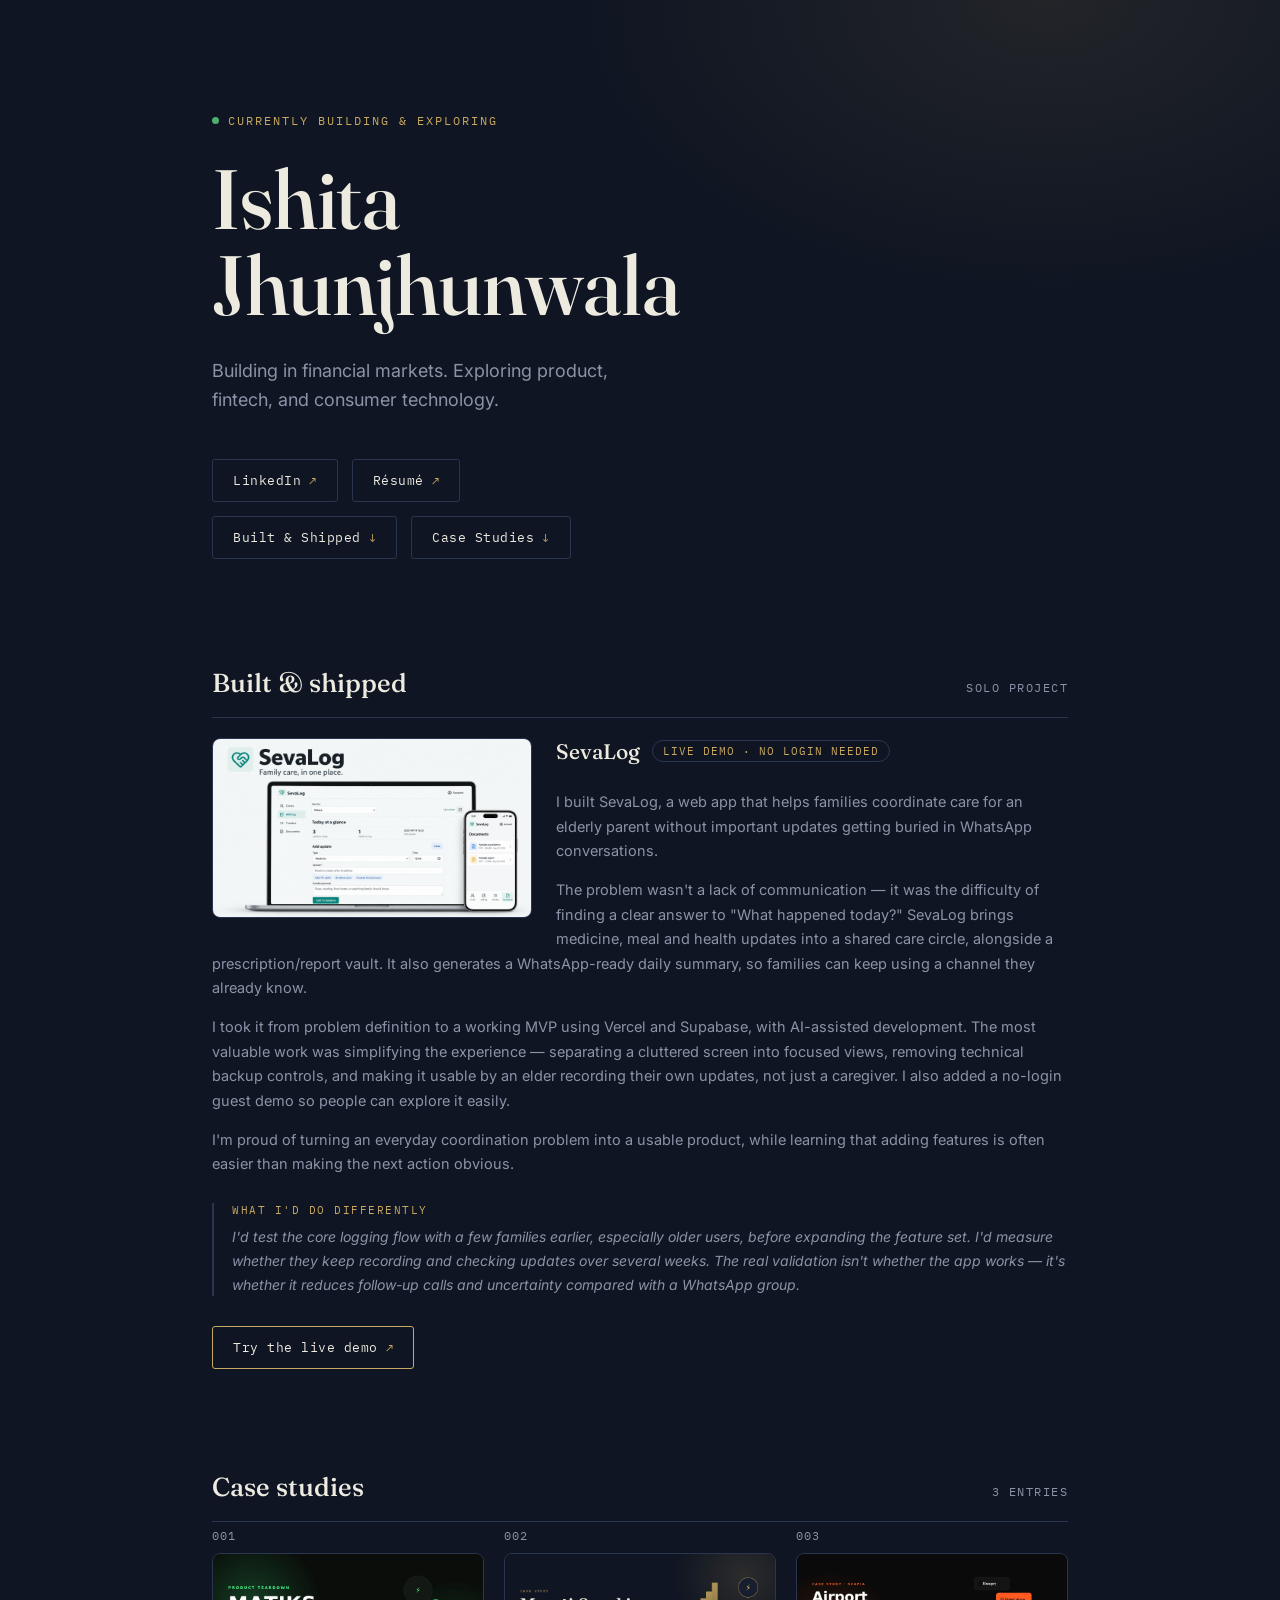
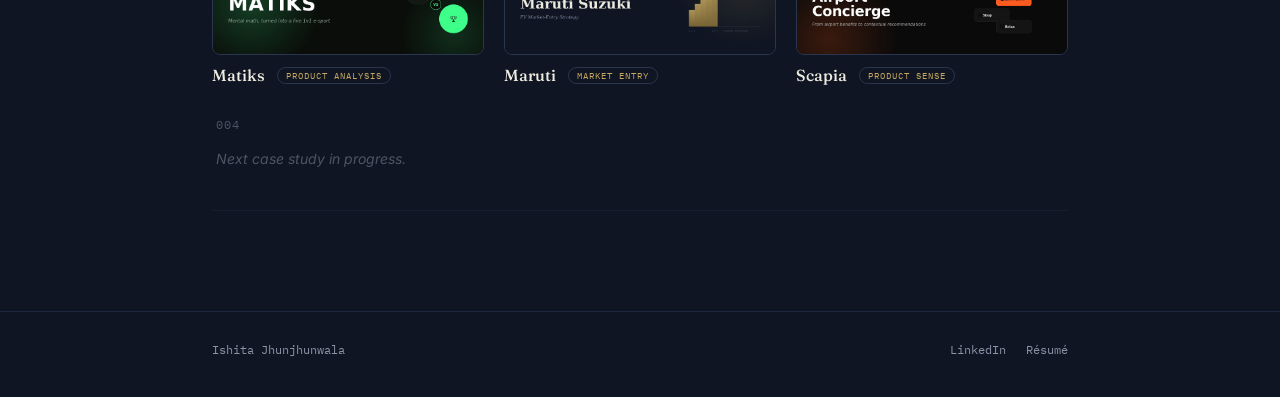
<file: index.html>
<!DOCTYPE html>
<html lang="en">
<head>
<meta charset="UTF-8">
<meta name="viewport" content="width=device-width, initial-scale=1.0">
<title>Ishita Jhunjhunwala — Product</title>
<meta name="description" content="Product portfolio of Ishita Jhunjhunwala — building in financial markets, exploring fintech and consumer technology.">
<link rel="preconnect" href="https://fonts.googleapis.com">
<link rel="preconnect" href="https://fonts.gstatic.com" crossorigin>
<link href="https://fonts.googleapis.com/css2?family=Fraunces:ital,opsz,wght@0,9..144,400;0,9..144,500;0,9..144,600;1,9..144,500&family=Inter:wght@400;500;600&family=IBM+Plex+Mono:wght@400;500&display=swap" rel="stylesheet">
<link rel="stylesheet" href="styles.css">
</head>
<body>

  <!-- Ticker -->
  <!--
  <div class="ticker" aria-hidden="true">
    <div class="ticker__track">
      <span>PRODUCT</span><span class="dot">•</span>
      <span>FINTECH</span><span class="dot">•</span>
      <span>CONSUMER TECH</span><span class="dot">•</span>
      <span>FINANCIAL MARKETS</span><span class="dot">•</span>
      <span>PRODUCT</span><span class="dot">•</span>
      <span>FINTECH</span><span class="dot">•</span>
      <span>CONSUMER TECH</span><span class="dot">•</span>
      <span>FINANCIAL MARKETS</span><span class="dot">•</span>
      <span>PRODUCT</span><span class="dot">•</span>
      <span>FINTECH</span><span class="dot">•</span>
      <span>CONSUMER TECH</span><span class="dot">•</span>
      <span>FINANCIAL MARKETS</span><span class="dot">•</span>
    </div>
  </div>
  -->

  <header class="hero">
    <div class="wrap">
      <p class="eyebrow"><span class="pulse"></span>Currently building &amp; exploring</p>
      <h1 class="name">Ishita<br>Jhunjhunwala</h1>
      <p class="tagline">Building in financial markets. Exploring product,<br class="br-desktop"> fintech, and consumer technology.</p>
      <nav class="links">
        <a href="https://www.linkedin.com/in/ishita-jhunjhunwala-73a1161a4/" target="_blank" rel="noopener">
          <span>LinkedIn</span><i>↗</i>
        </a>
        <a href="https://drive.google.com/file/d/1YFvW2ascHPM3GtWDOGJgmEvgWcMVx-rT/view?usp=drive_link" target="_blank" rel="noopener">
          <span>Résumé</span><i>↗</i>
        </a>
      </nav>
      <nav class="links" style="margin-top: 14px;">
        <a href="#built"><span>Built & Shipped</span><i>↓</i></a>
        <a href="#case-studies"><span>Case Studies</span><i>↓</i></a>
      </nav>
    </div>
  </header>

  <main>
        <section class="featured" id="built">
      <div class="wrap">
        <div class="ledger__head">
          <h2>Built &amp; shipped</h2>
          <span class="count">solo project</span>
        </div>

        <a class="featured__card" href="https://sevalog.vercel.app" target="_blank" rel="noopener">
          <span class="featured__thumb">
            <img src="assets/sevalog-thumb.png" alt="SevaLog — family care coordination app">
          </span>
          <span class="featured__top">
            <span class="featured__title">SevaLog</span>
            <span class="featured__tag">Live demo · No login needed</span>
          </span>
        </a>

        <div class="featured__write-up">
          <p>I built SevaLog, a web app that helps families coordinate care for an elderly parent without important updates getting buried in WhatsApp conversations.</p>
          <p>The problem wasn't a lack of communication — it was the difficulty of finding a clear answer to "What happened today?" SevaLog brings medicine, meal and health updates into a shared care circle, alongside a prescription/report vault. It also generates a WhatsApp-ready daily summary, so families can keep using a channel they already know.</p>
          <p>I took it from problem definition to a working MVP using Vercel and Supabase, with AI-assisted development. The most valuable work was simplifying the experience — separating a cluttered screen into focused views, removing technical backup controls, and making it usable by an elder recording their own updates, not just a caregiver. I also added a no-login guest demo so people can explore it easily.</p>
          <p>I'm proud of turning an everyday coordination problem into a usable product, while learning that adding features is often easier than making the next action obvious.</p>
        </div>

        <div class="featured__reflect">
          <span class="featured__reflect-label">WHAT I'D DO DIFFERENTLY</span>
          <p>I'd test the core logging flow with a few families earlier, especially older users, before expanding the feature set. I'd measure whether they keep recording and checking updates over several weeks. The real validation isn't whether the app works — it's whether it reduces follow-up calls and uncertainty compared with a WhatsApp group.</p>
        </div>

        <a class="featured__cta" href="https://sevalog.vercel.app" target="_blank" rel="noopener">Try the live demo <i>↗</i></a>
      </div>
    </section>
    <section class="ledger" id="case-studies">
      <div class="wrap">
        <div class="ledger__head">
          <h2>Case studies</h2>
          <span class="count">3 entries</span>
        </div>
        <div class="ledger__grid">
        <a class="row" href="assets/matiks-teardown.pdf" target="_blank" rel="noopener">
          <span class="row__no">001</span>
          <span class="row__thumb">
            <img src="assets/matiks-thumb.jpg" alt="Matiks product teardown cover" loading="lazy">
          </span>
          <span class="row__body">
            <span class="row__top">
              <span class="row__title">Matiks</span>
              <span class="row__tag">Product Analysis</span>
            </span>
            <span class="row__desc">Teardown of a live 1v1 mental-math app — positioning, engagement loop, monetization, and where the product falls short.</span>
          </span>
          <span class="row__cta">View PDF <i>↗</i></span>
        </a>
        
        <a class="row" href="assets/Maruti_EV_CaseStudy.pdf" target="_blank" rel="noopener">
          <span class="row__no">002</span>
          <span class="row__thumb">
            <img src="assets/Maruti_Thumbnail.jpg" alt="Maruti case study cover" loading="lazy">
          </span>
          <span class="row__body">
            <span class="row__top">
              <span class="row__title">Maruti</span>
              <span class="row__tag">Market Entry</span>
            </span>
            <span class="row__desc">EV market-entry case study for Maruti Suzuki — industry pain points, demand/supply forecasting, and a go-to-market roadmap to 2050.</span>
          </span>
          <span class="row__cta">View PDF <i>↗</i></span>
        </a>

        
        <a class="row" href="assets/Scapia_Airport_Concierge.pdf" target="_blank" rel="noopener">
          <span class="row__no">003</span>
          <span class="row__thumb">
            <img src="assets/Scapia_Thumbnail.jpg" alt="Scapia case study cover" loading="lazy">
          </span>
          <span class="row__body">
            <span class="row__top">
              <span class="row__title">Scapia</span>
              <span class="row__tag">Product Sense</span>
            </span>
            <span class="row__desc">What if Scapia recommended your airport privilege instead of making you choose? A concept for turning a flat benefits menu into a one-tap concierge.</span>
          </span>
          <span class="row__cta">View PDF <i>↗</i></span>
        </a>
        </div>
        <div class="row row--empty">
          <span class="row__no">004</span>
          <span class="row__body row__body--empty">
            <span class="row__desc">Next case study in progress.</span>
          </span>
        </div>
      </div>
    </section>
  </main>

  <footer class="site-foot">
    <div class="wrap">
      <span>Ishita Jhunjhunwala</span>
      <span class="site-foot__links">
        <a href="https://www.linkedin.com/in/ishita-jhunjhunwala-73a1161a4/" target="_blank" rel="noopener">LinkedIn</a>
        <a href="https://drive.google.com/file/d/1nf1KyVXXfXyRIoXclN_FPf0RUd1C0feR/view?usp=drive_link" target="_blank" rel="noopener">Résumé</a>
      </span>
    </div>
  </footer>

</body>
</html>
</file>
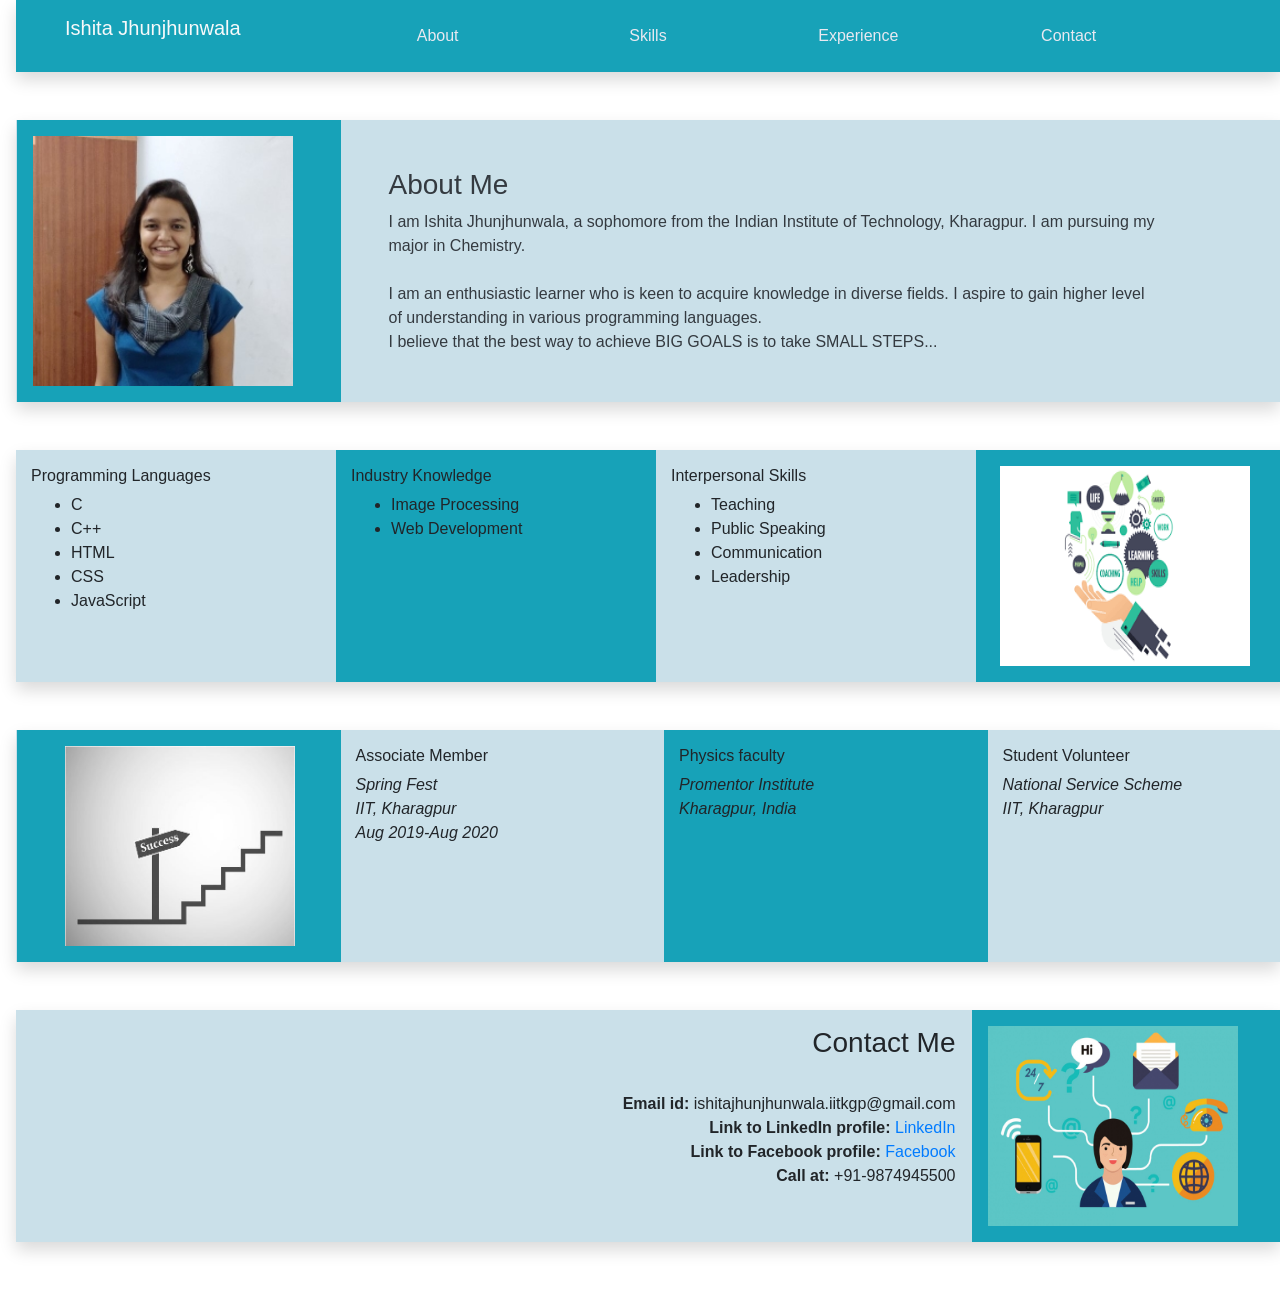
<file: archive/old-portfolio/index.html>
<html>
    <style type="text/css">
         bb{
            background: #8ea6af;
            font-family:georgia,garamond,serif;font-size:14px;
        }
        .onHoverDark:hover { background: #CDE5EE; color: #010B0F !important;}
        .activePage { color:rgb(233, 233, 241) !important; }
        .inactivePage{ color: #a7c0cf !important; }
        .hrefWithoutDecoration{ color: rgb(245, 241, 241) !important; text-decoration: none !important;}
        .hsbc { background-color: #cae0e9;}
        

    </style>

    <head>
		<meta charset="UTF-8">
        <script src="https://code.jquery.com/jquery-3.5.1.slim.js" integrity="sha256-DrT5NfxfbHvMHux31Lkhxg42LY6of8TaYyK50jnxRnM=" crossorigin="anonymous"></script>
        <link rel="stylesheet" href="https://stackpath.bootstrapcdn.com/bootstrap/4.5.0/css/bootstrap.min.css" integrity="sha384-9aIt2nRpC12Uk9gS9baDl411NQApFmC26EwAOH8WgZl5MYYxFfc+NcPb1dKGj7Sk" crossorigin="anonymous">
        <script src="https://stackpath.bootstrapcdn.com/bootstrap/4.5.0/js/bootstrap.min.js" integrity="sha384-OgVRvuATP1z7JjHLkuOU7Xw704+h835Lr+6QL9UvYjZE3Ipu6Tp75j7Bh/kR0JKI" crossorigin="anonymous"></script>
        <link rel="stylesheet" href="https://cdnjs.cloudflare.com/ajax/libs/font-awesome/4.7.0/css/font-awesome.min.css">
        <title>Ishita Jhunjhunwala</title>
    </head>
    <body class="bb">
        <div class="contanier-fluid bg-info shadow p-3 text-light ml-3 mb-5" >
            <div class="row">
                <div class="col-lg-3 pl-5 pr-2">
                    <h5 class="text-light">Ishita Jhunjhunwala</h5>
                </div>
                <div class="col-sm-2 text-center">
                    <a class="nav-link onHoverDark activePage" href="#About">About</a>
                </div>
                <div class="col-md-2 text-center">
                    <a class="nav-link onHoverDark activePage" href="#Skills">Skills</a>
                </div>
                <div class="col-md-2 text-center">
                    <a class="nav-link onHoverDark activePage" href="#Experience">Experience</a>
                </div>
                <div class="col-md-2 text-center">
                    <a class="nav-link onHoverDark activePage" href="#Contact">Contact</a>
                </div>
            </div>
        </div>

        <a name="About">
            <div class="contanier-fluid hsbc shadow ml-3 mb-5">
                <div class="row">
                    <div class="col-lg-3 bg-info ml-3 p-3">
                        <img src="profilepic5.jpg" width="260" height="250">
                    </div>
                    <div class="col-lg-8 p-5 hsbc text-left text-dark">
                        <h3>About Me</h3>
                        I am Ishita Jhunjhunwala, a sophomore from the Indian Institute of Technology, Kharagpur. I am pursuing my major in Chemistry.
                        <br><br>
                        I am an enthusiastic learner who is keen to acquire knowledge in diverse fields. I aspire to gain higher level of understanding in various programming languages.
                        <br>
                        I believe that the best way to achieve BIG GOALS is to take SMALL STEPS...
                        <br>
                    </div>
                    <div class="col-lg-1"></div>
                </div>
            </div>
        </a>

        <a name="Skills">
            <div class="container-fluid hsbc shadow ml-3 mr-3 mb-5">
                <div class="row">
                    <div class="col-lg-3 py-3">
                       <h6>Programming Languages</h6>
                       <ul>
                           <li>C</li>
                           <li>C++</li>
                           <li>HTML</li>
                           <li>CSS</li>
                           <li>JavaScript</li>
                       </ul>
                    </div>
                    <div class="col-lg-3 bg-info py-3">
                        <h6>Industry Knowledge</h6>
                       <ul>
                           <li>Image Processing</li>
                           <li>Web Development</li>
                       </ul>
                    </div>
                    <div class="col-lg-3 py-3">
                        <h6>Interpersonal Skills</h6>
                       <ul>
                           <li>Teaching</li>
                           <li>Public Speaking</li>
                           <li>Communication</li>
                           <li>Leadership</li>
                       </ul>
                    </div>
                    <div class="col-lg-3 pt-2 pb-2 bg-info px-4 py-3">
                        <img src="download.png" width="250" height="200">
                    </div>
                    <!-- <div class="col-lg-1"></div> -->
                </div>
            </div>
        </a>
        <a name="Experience">
            <div class="contanier-fluid hsbc shadow ml-3 mb-5">
                <div class="row">
                    <div class="col-lg-3 pl-5 py-3 bg-info ml-3">
                        <img src="exp1.jpg" width="230" height="200">
                    </div>
                    <!-- <div class="col-lg-1"></div> -->
                    <div class="col-lg-3 py-3">
                        <h6>Associate Member</h6>
                        <i>Spring Fest</i><br>
                        <i>IIT, Kharagpur</i><br>
                        <i>Aug 2019-Aug 2020</i>
                     </div>
                     <div class="col-lg-3 bg-info py-3">
                         <h6>Physics faculty</h6>
                         <i>Promentor Institute</i><br>
                         <i>Kharagpur, India</i>
                        
                     </div>
                     <div class="col-lg-2 py-3">
                         <h6>Student Volunteer</h6>
                         <i>National Service Scheme</i><br>
                         <i>IIT, Kharagpur</i>
                    </div>
                </div>
            </div>
        </a>
        <a name="Contact">
            <div class="contanier-fluid hsbc shadow ml-3 mb-5">
                <div class="row">
                    <!-- <div class="col-lg-3"></div> -->
                    <div class="col-lg-9 text-right p-3">
                        <h3>Contact Me</h3>
                        <br>
                        <b>Email id: </b>ishitajhunjhunwala.iitkgp@gmail.com
                        <br>
                        <b>Link to LinkedIn profile: </b>
                        <a href="https://www.linkedin.com/in/ishita-jhunjhunwala-73a1161a4/" target>LinkedIn</a>
                        <br>
                        <b>Link to Facebook profile: </b>
                        <a href="https://www.facebook.com/ishita.jhunjhunwala.52" target>Facebook</a>
                        <br>
                        <b>Call at: </b> +91-9874945500
                        <br>
                    </div>
                    <div class="col-lg-3 bg-info py-3 px-3">
                        <img src="contact.jpg" width="250" height="200">
                    </div>
                </div>
            </div>
        </a>
    </body>
</html>
</file>
<file: styles.css>
/* ============================================================
   Tokens
   ============================================================ */
:root {
  --ink: #0F1522;
  --ink-2: #141B2B;
  --panel: #161E30;
  --line: #2A3550;
  --line-soft: #1E2740;
  --parchment: #EDEAE0;
  --parchment-dim: #C9C7BC;
  --slate: #8B93A7;
  --gold: #C9A961;
  --gold-bright: #E0C283;
  --green: #4CAF6D;

  --serif: 'Fraunces', Georgia, serif;
  --sans: 'Inter', -apple-system, BlinkMacSystemFont, sans-serif;
  --mono: 'IBM Plex Mono', 'SF Mono', monospace;
}

* { margin: 0; padding: 0; box-sizing: border-box; }

html { scroll-behavior: smooth; }

body {
  background: var(--ink);
  color: var(--parchment);
  font-family: var(--sans);
  -webkit-font-smoothing: antialiased;
  overflow-x: hidden;
}

.wrap {
  max-width: 920px;
  margin: 0 auto;
  padding: 0 32px;
}

a { color: inherit; text-decoration: none; }

:focus-visible {
  outline: 2px solid var(--gold);
  outline-offset: 3px;
}

@media (prefers-reduced-motion: reduce) {
  * { animation-duration: 0.01ms !important; animation-iteration-count: 1 !important; }
  html { scroll-behavior: auto; }
}

/* ============================================================
   Ticker
   ============================================================ */
.ticker {
  border-bottom: 1px solid var(--line-soft);
  background: var(--ink-2);
  overflow: hidden;
  white-space: nowrap;
  padding: 10px 0;
}
.ticker__track {
  display: inline-block;
  font-family: var(--mono);
  font-size: 11.5px;
  letter-spacing: 2px;
  color: var(--slate);
  animation: scroll-left 32s linear infinite;
}
.ticker__track span { padding: 0 4px; }
.ticker__track .dot { color: var(--gold); opacity: 0.7; }

@keyframes scroll-left {
  from { transform: translateX(0); }
  to { transform: translateX(-50%); }
}

/* ============================================================
   Hero
   ============================================================ */
.hero {
  padding: 108px 0 96px;
  position: relative;
}
.hero::after {
  content: "";
  position: absolute;
  inset: 0;
  background:
    radial-gradient(680px 420px at 82% 0%, rgba(201,169,97,0.10), transparent 70%);
  pointer-events: none;
}

.eyebrow {
  display: inline-flex;
  align-items: center;
  gap: 9px;
  font-family: var(--mono);
  font-size: 12px;
  letter-spacing: 2px;
  text-transform: uppercase;
  color: var(--gold);
  margin-bottom: 28px;
}
.pulse {
  width: 7px; height: 7px;
  border-radius: 50%;
  background: var(--green);
  box-shadow: 0 0 0 0 rgba(76,175,109,0.6);
  animation: pulse 2.2s ease-out infinite;
}
@keyframes pulse {
  0%   { box-shadow: 0 0 0 0 rgba(76,175,109,0.55); }
  70%  { box-shadow: 0 0 0 8px rgba(76,175,109,0); }
  100% { box-shadow: 0 0 0 0 rgba(76,175,109,0); }
}

.name {
  font-family: var(--serif);
  font-weight: 500;
  font-size: clamp(48px, 8vw, 84px);
  line-height: 1.02;
  letter-spacing: -0.5px;
  color: var(--parchment);
  margin-bottom: 30px;
}

.tagline {
  font-size: 18px;
  line-height: 1.6;
  color: var(--slate);
  max-width: 480px;
  margin-bottom: 44px;
}

.links {
  display: flex;
  gap: 14px;
  flex-wrap: wrap;
}
.links a {
  display: inline-flex;
  align-items: center;
  gap: 8px;
  font-family: var(--mono);
  font-size: 13px;
  letter-spacing: 0.5px;
  padding: 12px 20px;
  border: 1px solid var(--line);
  border-radius: 3px;
  transition: border-color 0.2s ease, background 0.2s ease, transform 0.2s ease;
}
.links a:hover {
  border-color: var(--gold);
  background: rgba(201,169,97,0.06);
  transform: translateY(-1px);
}
.links a i { font-style: normal; color: var(--gold); font-size: 12px; }

/* ============================================================
   Ledger / Projects
   ============================================================ */
.ledger { padding: 12px 0 100px; }

.ledger__head {
  display: flex;
  align-items: baseline;
  justify-content: space-between;
  border-bottom: 1px solid var(--line);
  padding-bottom: 18px;
  margin-bottom: 6px;
}
.ledger__head h2 {
  font-family: var(--serif);
  font-weight: 500;
  font-size: 26px;
  color: var(--parchment);
}
.count {
  font-family: var(--mono);
  font-size: 11.5px;
  letter-spacing: 1.5px;
  color: var(--slate);
  text-transform: uppercase;
}
.row {
  display: flex;
  flex-direction: column;
  gap: 16px;
  padding: 32px 4px 40px;
  border-bottom: 1px solid var(--line-soft);
  transition: background 0.2s ease;
}
/* .row {
  display: grid;
  grid-template-columns: 52px 132px 1fr auto;
  align-items: center;
  gap: 24px;
  padding: 26px 12px;
  border-bottom: 1px solid var(--line-soft);
  transition: background 0.2s ease;
} */
a.row:hover { background: rgba(201,169,97,0.045); }
a.row:hover .row__title { color: var(--gold-bright); }
a.row:hover .row__thumb img { transform: scale(1.04); }

.row__no {
  font-family: var(--mono);
  font-size: 12px;
  color: var(--slate);
  letter-spacing: 1px;
}

/* .row__thumb {
  width: 132px;
  aspect-ratio: 8 / 3;
  border-radius: 4px;
  overflow: hidden;
  border: 1px solid var(--line);
  background: #0A0D0A;
} */
.row__thumb {
  width: 100%;
  aspect-ratio: 8 / 3;
  border-radius: 8px;
  overflow: hidden;
  border: 1px solid var(--line);
  background: #0A0D0A;
}
.row__thumb img {
  width: 100%; height: 100%;
  object-fit: cover;
  display: block;
  transition: transform 0.35s ease;
}

.row__body { display: flex; flex-direction: column; gap: 7px; min-width: 0; }
.row__top { display: flex; align-items: center; gap: 12px; flex-wrap: wrap; }
.row__title {
  font-family: var(--serif);
  font-size: 21px;
  font-weight: 500;
  color: var(--parchment);
  transition: color 0.2s ease;
}
.row__tag {
  font-family: var(--mono);
  font-size: 10.5px;
  letter-spacing: 1px;
  text-transform: uppercase;
  color: var(--gold);
  border: 1px solid var(--line);
  border-radius: 20px;
  padding: 3px 10px;
}
.row__desc {
  font-size: 14px;
  line-height: 1.55;
  color: var(--slate);
  max-width: 52ch;
}

.row__cta {
  font-family: var(--mono);
  font-size: 12.5px;
  color: var(--parchment-dim);
  white-space: nowrap;
  align-self: flex-start;
}
.row__cta i { color: var(--gold); font-style: normal; margin-left: 3px; }

.row--empty { opacity: 0.5; cursor: default; }
.row--empty .row__desc { font-style: italic; }

/* ============================================================
   Footer
   ============================================================ */
.site-foot {
  border-top: 1px solid var(--line-soft);
  padding: 30px 0 40px;
}
.site-foot .wrap {
  display: flex;
  justify-content: space-between;
  align-items: center;
  flex-wrap: wrap;
  gap: 14px;
}
.site-foot { font-family: var(--mono); font-size: 12px; color: var(--slate); }
.site-foot__links { display: flex; gap: 20px; }
.site-foot__links a:hover { color: var(--gold); }

/* ============================================================
   Responsive
   ============================================================ */
@media (max-width: 720px) {
  .wrap { padding: 0 20px; }
  .hero { padding: 84px 0 64px; }
  .br-desktop { display: none; }

  .row { padding: 22px 8px 30px; }
  .row__no { display: none; }
  /* .row {
    grid-template-columns: 1fr;
    gap: 14px;
    padding: 22px 8px;
  }
  .row__no { display: none; }
  .row__thumb { width: 100%; aspect-ratio: 16/6; }
  .row__cta { justify-self: start; } */
}


/* ============================================================
   Featured build — SevaLog
   ============================================================ */
.featured { padding: 12px 0 90px; }

.featured__card {
  display: block;
  margin-bottom: 26px;
  margin-top: 20px;
}
.featured__thumb {
  display: block;
  width: 100%;
  aspect-ratio: 16 / 9;
  border-radius: 8px;
  overflow: hidden;
  border: 1px solid var(--line);
  background: #0A0D12;
  transition: border-color 0.2s ease;
  margin-bottom: 14px;
}
.featured__thumb img {
  width: 100%; height: 100%;
  object-fit: cover; display: block;
}
@media (min-width: 721px) {
  .featured__thumb {
    float: left;
    width: 320px;
    max-width: 320px;
    margin: 0 24px 16px 0;
  }
  .featured__reflect,
  .featured__cta {
    clear: left;
  }
}
.featured__card:hover .featured__thumb { border-color: var(--gold); }

.featured__top {
  display: flex;
  align-items: center;
  gap: 12px;
  flex-wrap: wrap;
}
.featured__title {
  font-family: var(--serif);
  font-size: 21px;
  font-weight: 500;
  color: var(--parchment);
}
.featured__card:hover .featured__title { color: var(--gold-bright); }
.featured__tag {
  font-family: var(--mono);
  font-size: 10.5px;
  letter-spacing: 1px;
  text-transform: uppercase;
  color: var(--gold);
  border: 1px solid var(--line);
  border-radius: 20px;
  padding: 3px 10px;
}

.featured__write-up {
  max-width: none;
  margin-top: 22px;
}
.featured__write-up p {
  font-size: 14.5px;
  line-height: 1.7;
  color: var(--slate);
  margin-bottom: 14px;
}
.featured__write-up p:last-child { margin-bottom: 0; }

.featured__reflect {
  max-width: none;
  margin-top: 26px;
  padding-left: 18px;
  border-left: 2px solid var(--line);
}
.featured__reflect-label {
  display: block;
  font-family: var(--mono);
  font-size: 10.5px;
  letter-spacing: 1.5px;
  color: var(--gold);
  margin-bottom: 8px;
}
.featured__reflect p {
  font-size: 14px;
  line-height: 1.7;
  color: var(--slate);
  font-style: italic;
}

.featured__cta {
  display: inline-flex;
  align-items: center;
  gap: 8px;
  margin-top: 30px;
  font-family: var(--mono);
  font-size: 13px;
  letter-spacing: 0.5px;
  padding: 12px 20px;
  border: 1px solid var(--gold);
  border-radius: 3px;
  color: var(--parchment);
  transition: background 0.2s ease, transform 0.2s ease;
}
.featured__cta:hover { background: rgba(201,169,97,0.08); transform: translateY(-1px); }
.featured__cta i { font-style: normal; color: var(--gold); font-size: 12px; }

@media (min-width: 721px) {
  .ledger__grid {
    display: flex;
    flex-wrap: wrap;
    gap: 20px;
  }
  .ledger__grid .row {
    flex: 1 1 calc(33.333% - 14px);
    min-width: 220px;
    padding: 0;
    border-bottom: none;
    gap: 10px;
  }
  .ledger__grid .row__title { font-size: 16px; }
  .ledger__grid .row__tag { font-size: 9px; padding: 2px 8px; }
  .ledger__grid .row__desc,
  .ledger__grid .row__cta {
    display: none;
  }
}
</file>
